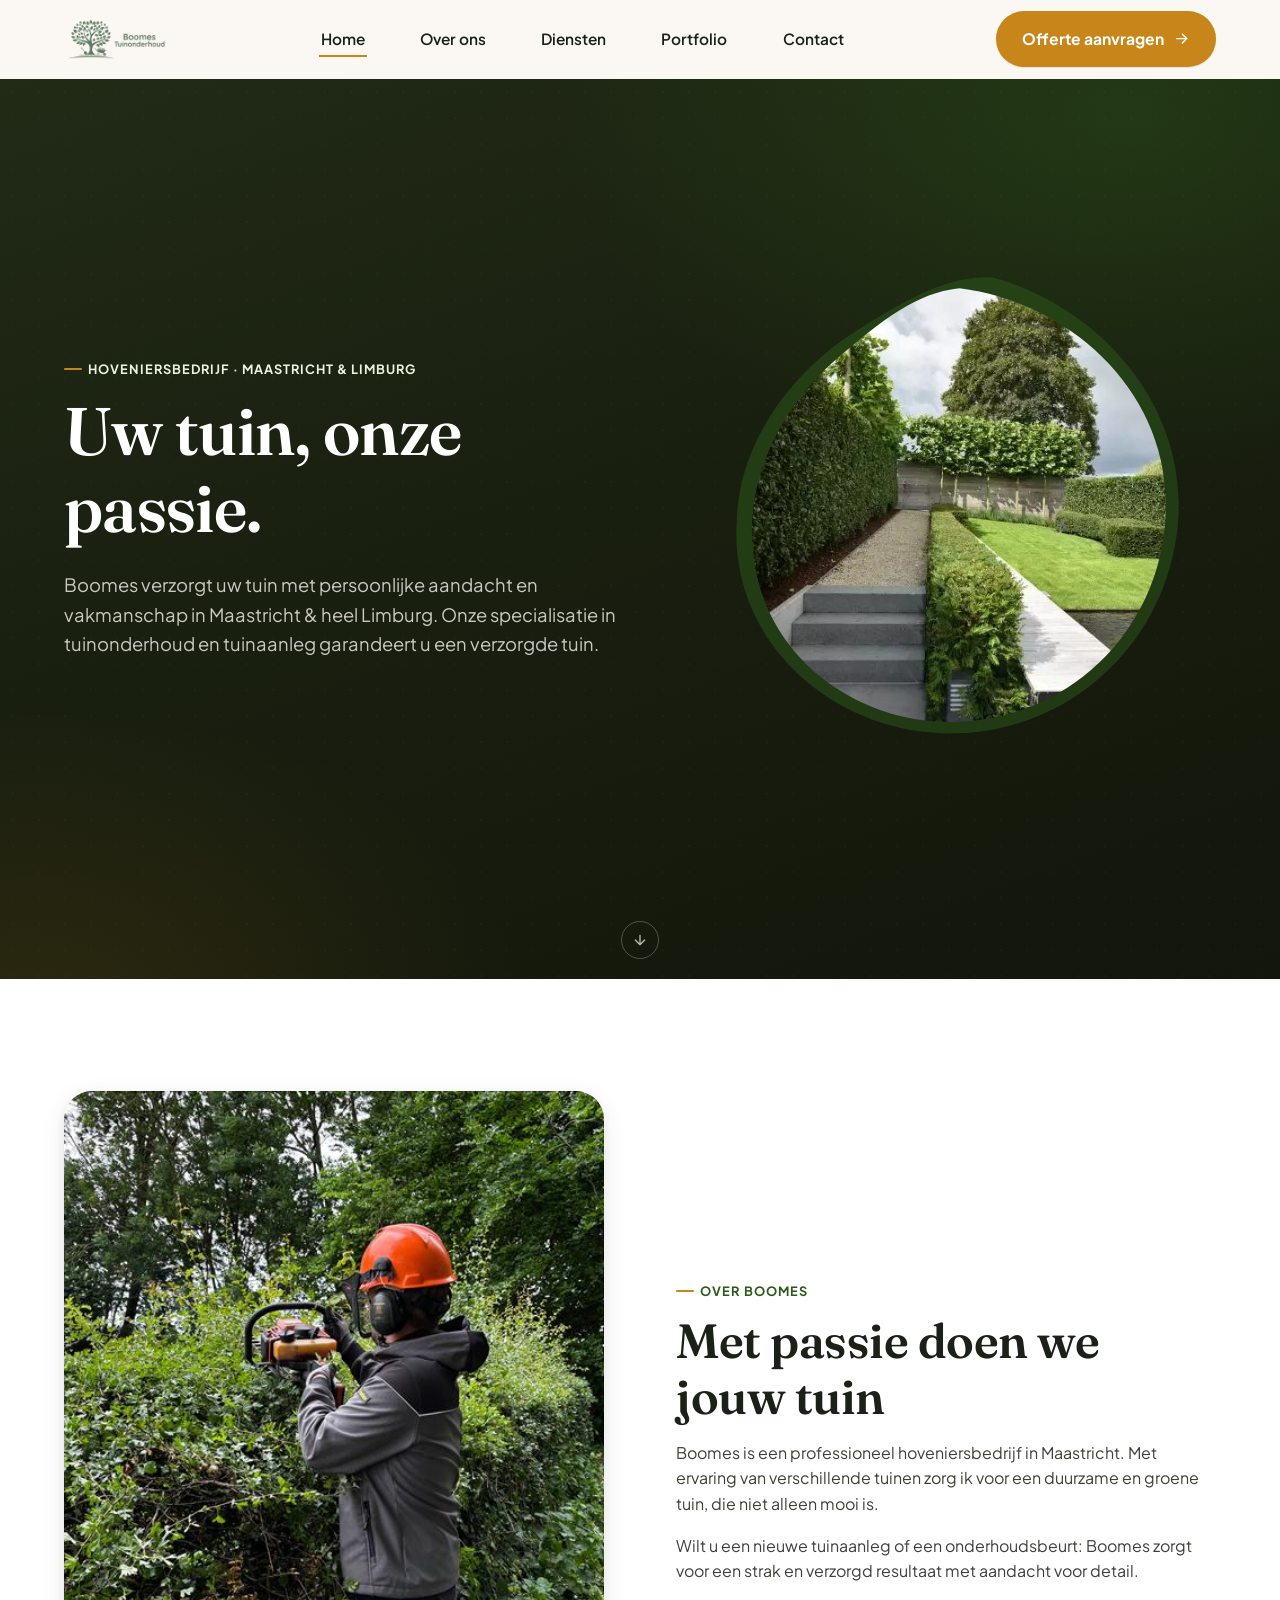
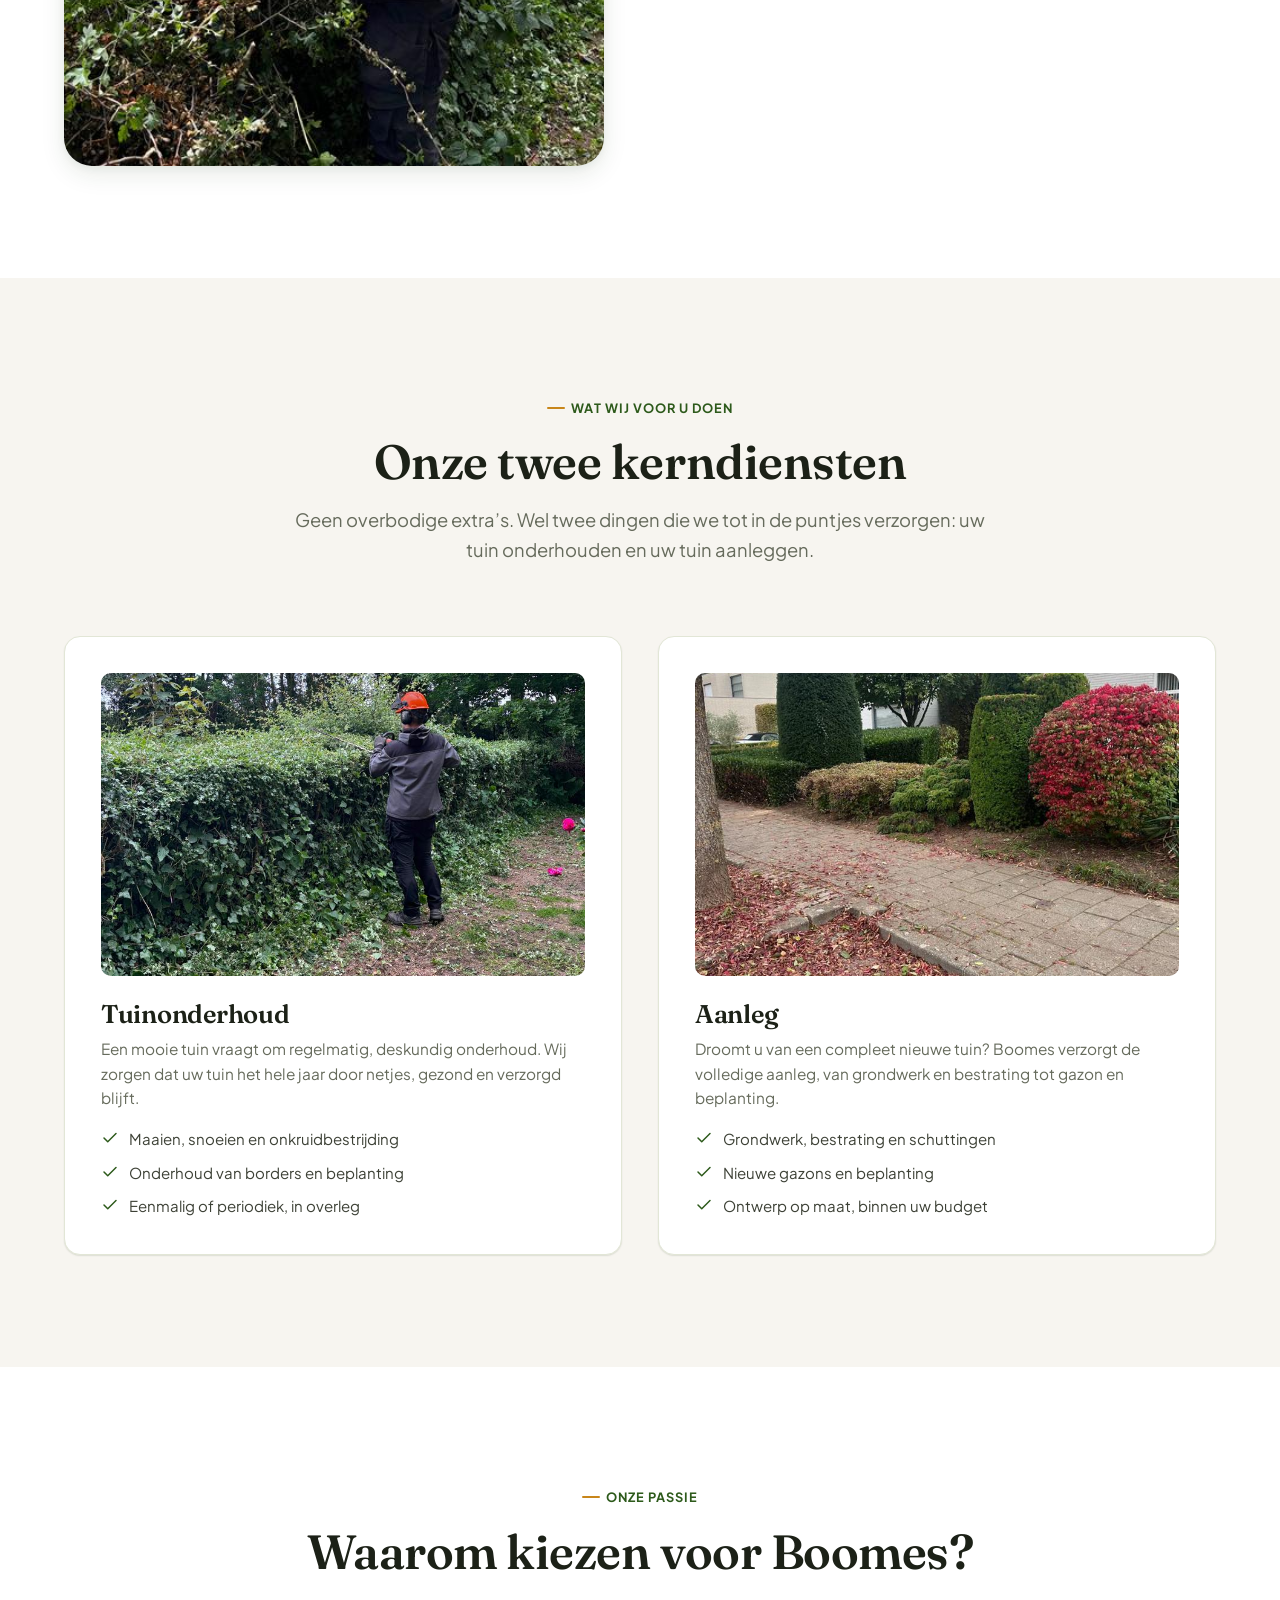
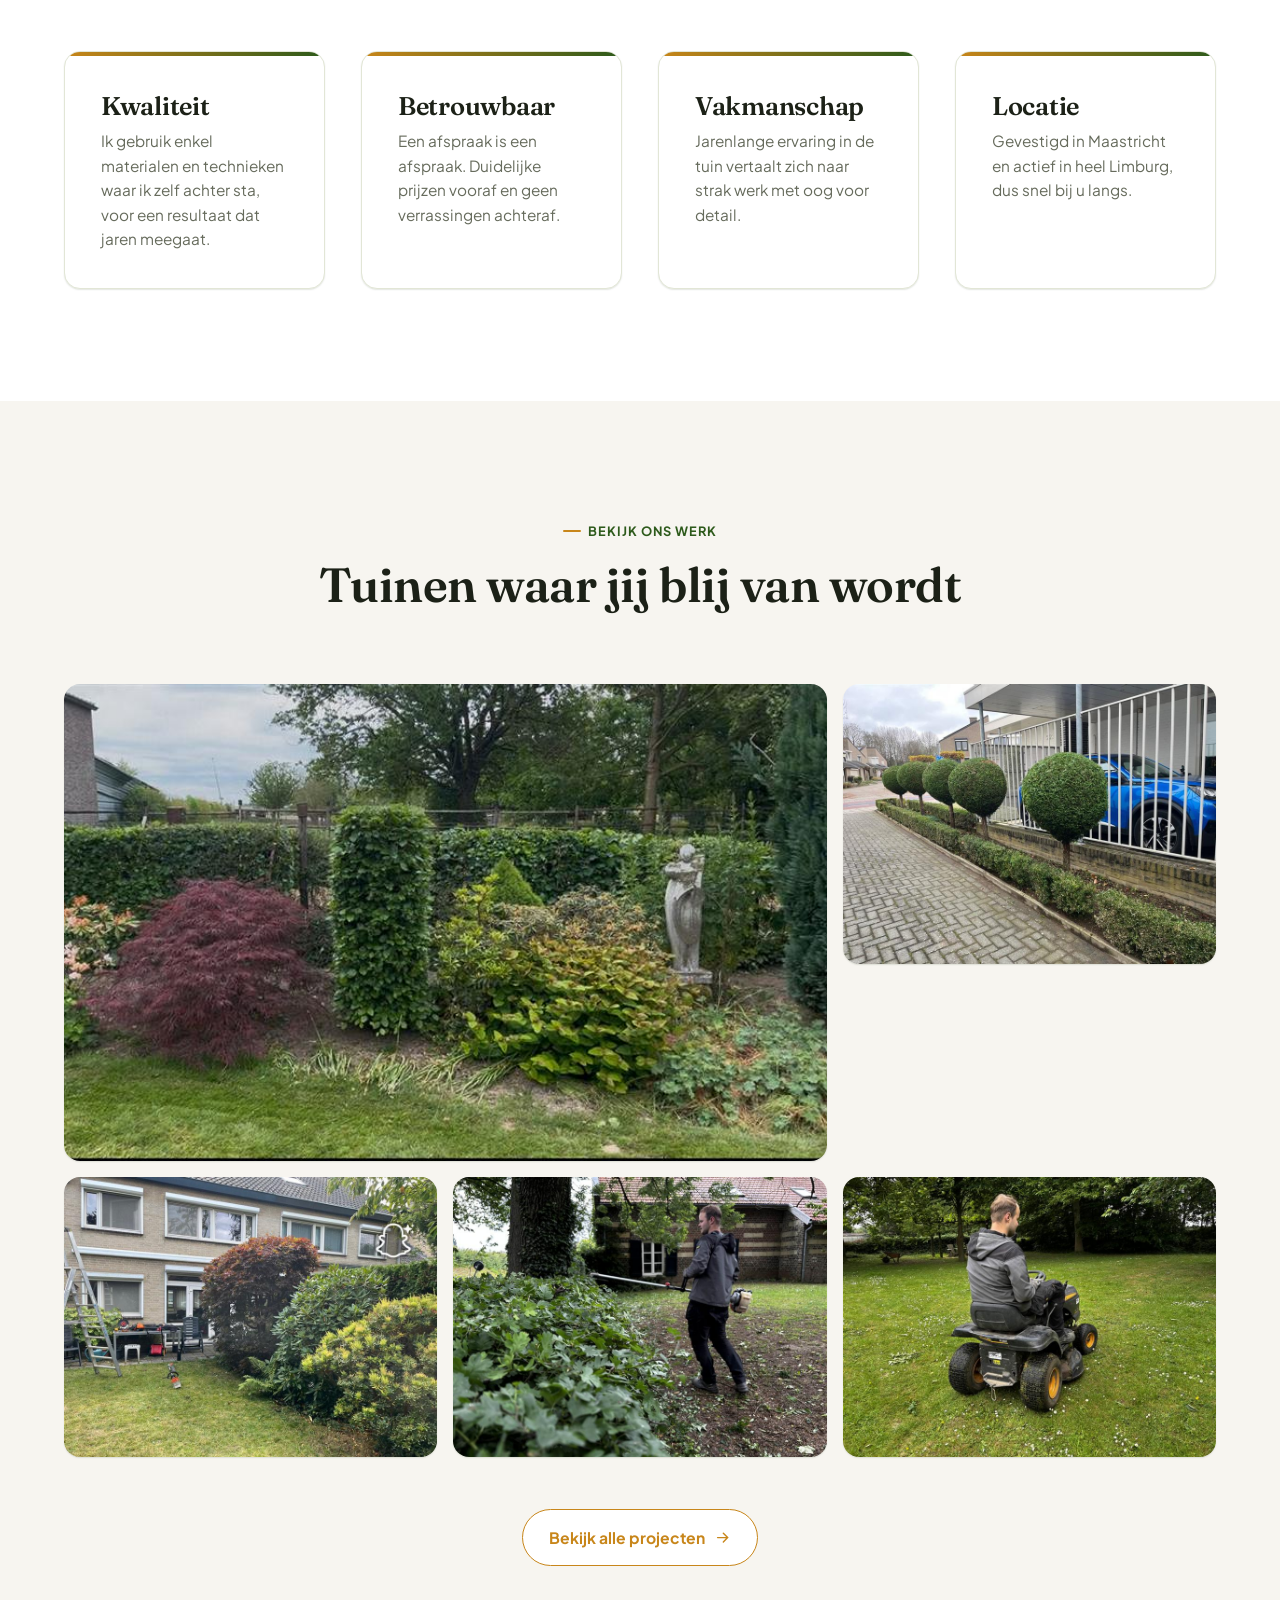
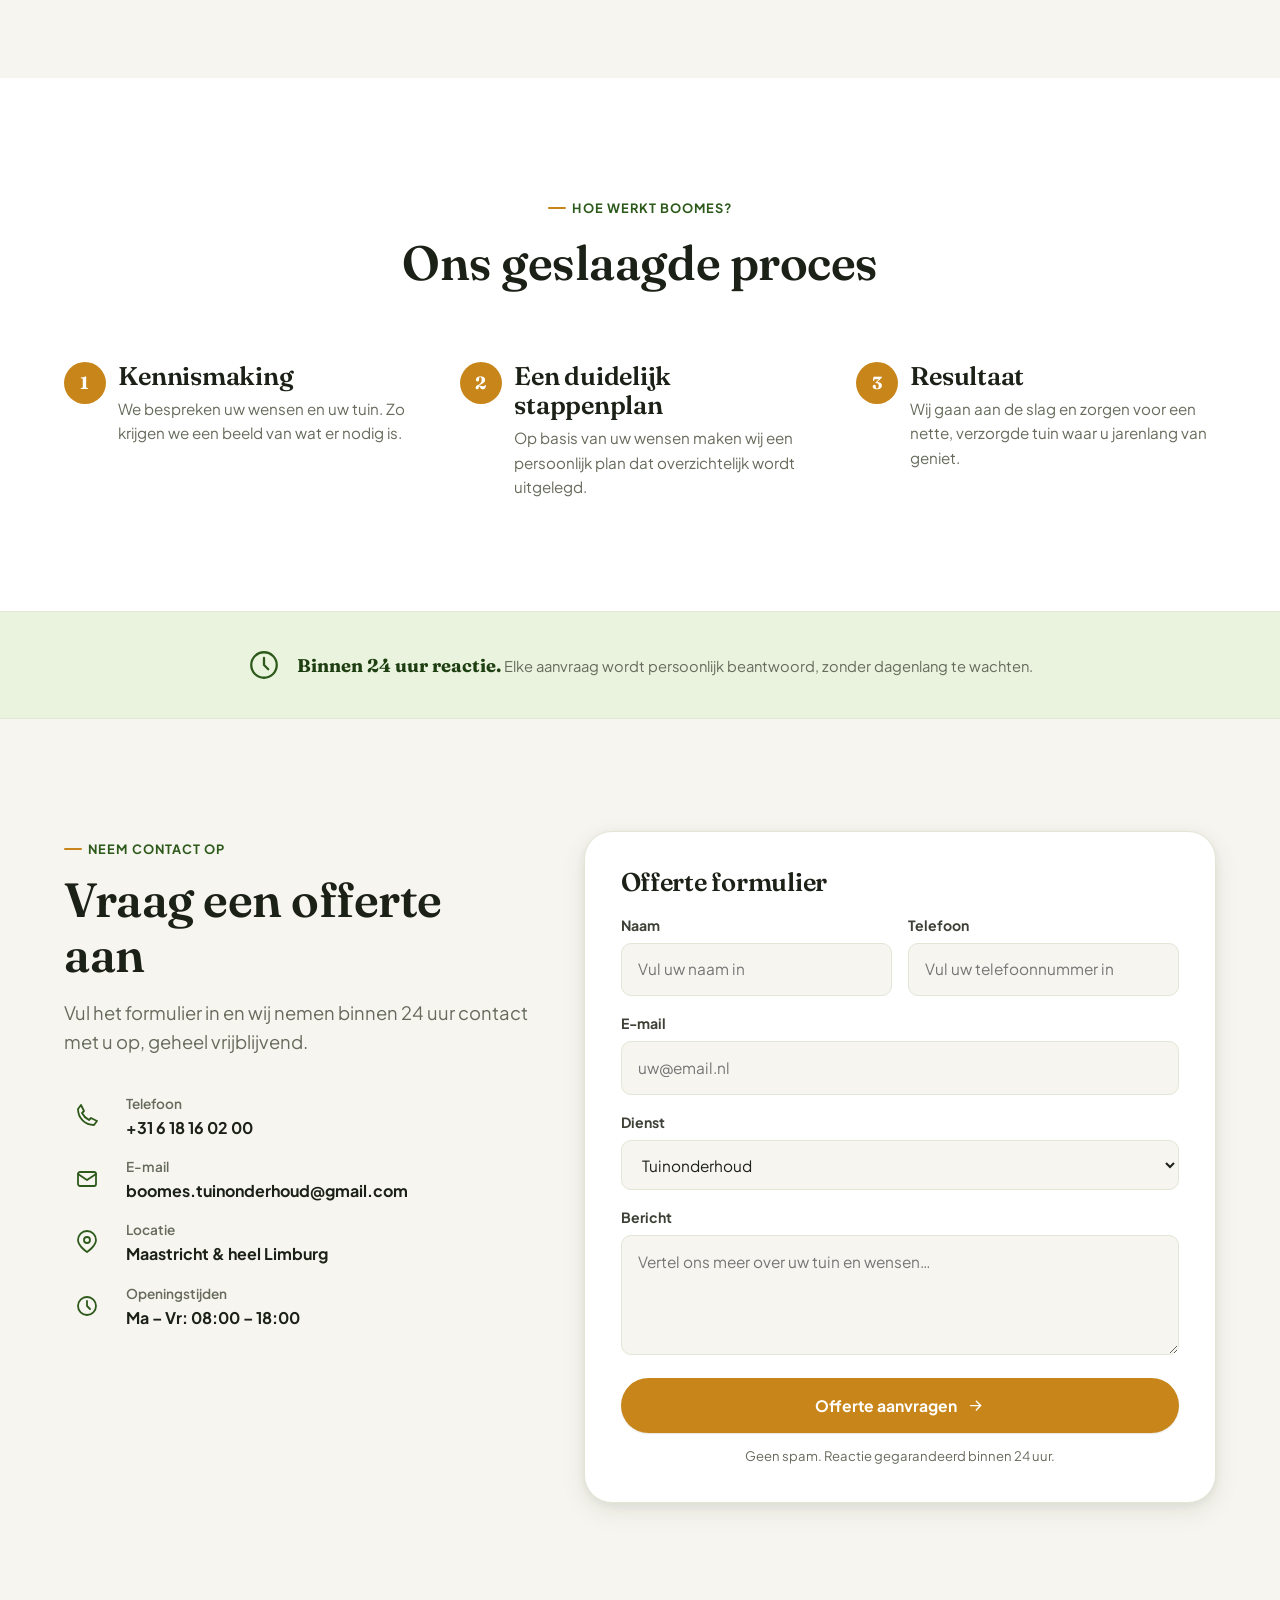
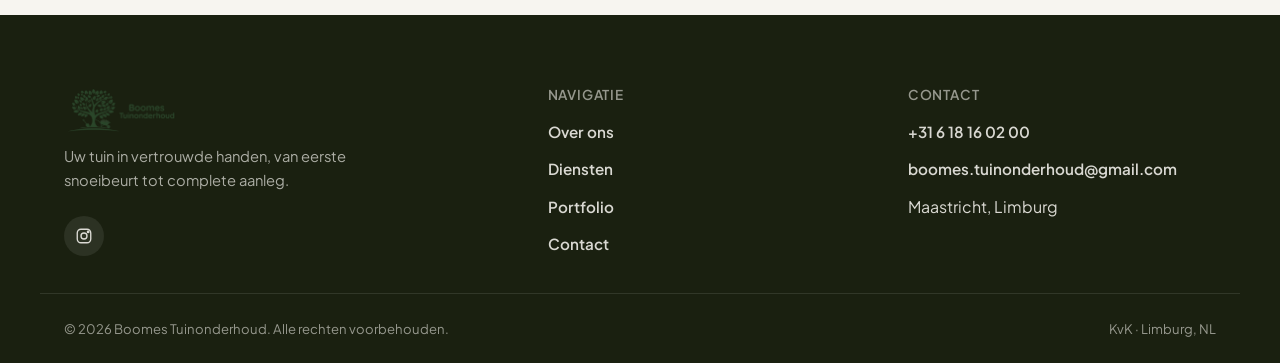
<file: index.html>
<!doctype html>
<html lang="nl">
<head>
<meta charset="UTF-8">
<script>document.documentElement.classList.add("js");</script>
<meta name="viewport" content="width=device-width, initial-scale=1">
<title>Boomes Tuinonderhoud | Hovenier in Maastricht &amp; Limburg</title>
<meta name="description" content="Boomes verzorgt tuinonderhoud en tuinaanleg in Maastricht en heel Limburg. Vakmanschap, persoonlijke aandacht en reactie binnen 24 uur. Vraag vrijblijvend een offerte aan.">
<link rel="canonical" href="https://www.boomestuinonderhoud.nl/">

<meta property="og:type" content="website">
<meta property="og:site_name" content="Boomes Tuinonderhoud">
<meta property="og:title" content="Boomes Tuinonderhoud | Hovenier in Maastricht &amp; Limburg">
<meta property="og:description" content="Tuinonderhoud en tuinaanleg met vakmanschap en persoonlijke aandacht. Bekijk ons werk en vraag een vrijblijvende offerte aan.">
<meta property="og:image" content="https://www.boomestuinonderhoud.nl/assets/images/og-image.jpg">
<meta property="og:url" content="https://www.boomestuinonderhoud.nl/">
<meta name="twitter:card" content="summary_large_image">

<link rel="icon" href="favicon-32.png" sizes="32x32" type="image/png">
<link rel="apple-touch-icon" href="apple-touch-icon.png">
<link rel="preconnect" href="https://fonts.googleapis.com">
<link rel="preconnect" href="https://fonts.gstatic.com" crossorigin>
<link href="https://fonts.googleapis.com/css2?family=Fraunces:opsz,wght@9..144,600;9..144,700&family=Plus+Jakarta+Sans:wght@400;500;600;700&display=swap" rel="stylesheet">
<link rel="stylesheet" href="assets/css/style.css">
<script type="application/ld+json">
{
  "@context": "https://schema.org",
  "@type": "LocalBusiness",
  "name": "Boomes Tuinonderhoud",
  "image": "https://www.boomestuinonderhoud.nl/assets/images/og-image.jpg",
  "telephone": "+31618160200",
  "email": "boomes.tuinonderhoud@gmail.com",
  "areaServed": "Limburg, Nederland",
  "address": { "@type": "PostalAddress", "addressLocality": "Maastricht", "addressRegion": "Limburg", "addressCountry": "NL" },
  "url": "https://www.boomestuinonderhoud.nl/",
  "priceRange": "$$"
}
</script>
</head>
<body>
<a class="skip-link" href="#main">Naar inhoud</a>
<svg width="0" height="0" style="position:absolute">
  <defs>
    <clipPath id="leafClip" clipPathUnits="objectBoundingBox">
      <path d="M0.5,0.02 C0.75,0.05 0.98,0.24 0.98,0.5 C0.98,0.76 0.77,0.97 0.5,0.98 C0.27,0.99 0.04,0.84 0.02,0.6 C0,0.44 0.09,0.28 0.21,0.18 C0.32,0.09 0.4,0.03 0.5,0.02 Z"/>
    </clipPath>
  </defs>
</svg>

<!-- ============ HEADER ============ -->
<header class="site-header" data-site-header>
  <div class="container">
    <a href="index.html" class="brand">
      <img class="brand-logo" src="assets/images/logo-header.png" alt="Boomes Tuinonderhoud" width="460" height="185">
    </a>

    <nav class="nav-desktop" aria-label="Hoofdmenu">
      <ul>
        <li><a href="index.html" aria-current="page">Home</a></li>
        <li><a href="index.html#over-ons">Over ons</a></li>
        <li><a href="index.html#diensten">Diensten</a></li>
        <li><a href="portfolio.html">Portfolio</a></li>
        <li><a href="index.html#contact">Contact</a></li>
      </ul>
    </nav>

    <div class="header-actions">
      <a class="btn btn-primary header-cta" href="index.html#contact">
        Offerte aanvragen
        <svg viewBox="0 0 24 24" fill="none" stroke="currentColor" stroke-width="2" stroke-linecap="round"><path d="M5 12h14M13 6l6 6-6 6"/></svg>
      </a>
      <button class="nav-toggle" data-nav-toggle aria-expanded="false" aria-controls="mobileMenu" aria-label="Menu openen">
        <svg class="icon-open" viewBox="0 0 24 24" fill="none" stroke="currentColor" stroke-width="2" stroke-linecap="round"><path d="M4 7h16M4 12h16M4 17h16"/></svg>
        <svg class="icon-close" viewBox="0 0 24 24" fill="none" stroke="currentColor" stroke-width="2" stroke-linecap="round"><path d="M6 6l12 12M18 6L6 18"/></svg>
      </button>
    </div>
  </div>
</header>

<div class="mobile-menu" id="mobileMenu" data-mobile-menu>
  <div class="container">
    <a href="index.html">Home</a>
    <a href="index.html#over-ons">Over ons</a>
    <a href="index.html#diensten">Diensten</a>
    <a href="portfolio.html">Portfolio</a>
    <a href="index.html#contact">Contact</a>
    <div class="mobile-contact">
      <a href="tel:+31618160200">
        <svg viewBox="0 0 24 24" fill="none" stroke="currentColor" stroke-width="1.8" stroke-linecap="round" stroke-linejoin="round"><path d="M3 5c0 9 7 16 16 16l3-4-6-3-2 2c-3-1.5-5.5-4-7-7l2-2-3-6z"/></svg>
        +31 6 18 16 02 00
      </a>
      <a href="mailto:boomes.tuinonderhoud@gmail.com">
        <svg viewBox="0 0 24 24" fill="none" stroke="currentColor" stroke-width="1.8" stroke-linecap="round" stroke-linejoin="round"><rect x="3" y="5" width="18" height="14" rx="2"/><path d="M3 7l9 6 9-6"/></svg>
        boomes.tuinonderhoud@gmail.com
      </a>
    </div>
  </div>
</div>

<main id="main">

  <!-- ============ HERO ============ -->
  <section class="hero">
    <div class="container">
      <div class="hero-copy">
        <p class="eyebrow">Hoveniersbedrijf &middot; Maastricht &amp; Limburg</p>
        <h1>Uw tuin, onze passie.</h1>
        <p class="lede">Boomes verzorgt uw tuin met persoonlijke aandacht en vakmanschap in Maastricht &amp; heel Limburg. Onze specialisatie in tuinonderhoud en tuinaanleg garandeert u een verzorgde tuin.</p>
      </div>
      <div class="hero-visual">
        <div class="leaf-figure">
          <div class="leaf-bg" aria-hidden="true"></div>
          <img src="assets/images/hero-garden-lg.jpg" srcset="assets/images/hero-garden-sm.jpg 800w, assets/images/hero-garden-lg.jpg 1600w" sizes="(min-width: 900px) 430px, 80vw" alt="Strak aangelegde tuin met border, gazon en zithoek, gerealiseerd door Boomes Tuinonderhoud" width="900" height="945">
        </div>
      </div>
    </div>
    <a class="hero-scroll-cue" href="#over-ons" aria-label="Scroll naar beneden">
      <svg viewBox="0 0 24 24" fill="none" stroke="currentColor" stroke-width="2" stroke-linecap="round" stroke-linejoin="round"><path d="M12 5v14M5 12l7 7 7-7"/></svg>
    </a>
  </section>

  <!-- ============ OVER ONS ============ -->
  <section class="section bg-white" id="over-ons">
    <div class="container split" data-reveal>
      <div class="split-media">
        <img src="assets/images/about-worker-lg.jpg" srcset="assets/images/about-worker-sm.jpg 800w, assets/images/about-worker-lg.jpg 1600w" sizes="(min-width: 860px) 50vw, 100vw" alt="Hovenier van Boomes trimt een hoge haag met een benzine heggenschaar" width="1200" height="1500" loading="lazy">
      </div>
      <div class="split-body">
        <p class="eyebrow">Over Boomes</p>
        <h2>Met passie doen we jouw tuin</h2>
        <p>Boomes is een professioneel hoveniersbedrijf in Maastricht. Met ervaring van verschillende tuinen zorg ik voor een duurzame en groene tuin, die niet alleen mooi is.</p>
        <p>Wilt u een nieuwe tuinaanleg of een onderhoudsbeurt: Boomes zorgt voor een strak en verzorgd resultaat met aandacht voor detail.</p>
      </div>
    </div>
  </section>

  <!-- ============ DIENSTEN (2) ============ -->
  <section class="section bg-cream" id="diensten">
    <div class="container">
      <div class="section-head center" data-reveal>
        <p class="eyebrow">Wat wij voor u doen</p>
        <h2>Onze twee kerndiensten</h2>
        <p class="lede">Geen overbodige extra&rsquo;s. Wel twee dingen die we tot in de puntjes verzorgen: uw tuin onderhouden en uw tuin aanleggen.</p>
      </div>
      <div class="grid-2" data-reveal-group>
        <article class="card service-card">
          <div class="service-photo"><img src="assets/images/onderhoud-lg.jpg" srcset="assets/images/onderhoud-sm.jpg 800w, assets/images/onderhoud-lg.jpg 1600w" sizes="(min-width: 640px) 50vw, 100vw" alt="Hovenier snoeit een haag tijdens periodiek tuinonderhoud" width="1200" height="750" loading="lazy"></div>
          <h3>Tuinonderhoud</h3>
          <p>Een mooie tuin vraagt om regelmatig, deskundig onderhoud. Wij zorgen dat uw tuin het hele jaar door netjes, gezond en verzorgd blijft.</p>
          <ul class="service-list">
            <li><svg viewBox="0 0 24 24" fill="none" stroke="currentColor" stroke-width="2" stroke-linecap="round" stroke-linejoin="round"><path d="M20 6L9 17l-5-5"/></svg>Maaien, snoeien en onkruidbestrijding</li>
            <li><svg viewBox="0 0 24 24" fill="none" stroke="currentColor" stroke-width="2" stroke-linecap="round" stroke-linejoin="round"><path d="M20 6L9 17l-5-5"/></svg>Onderhoud van borders en beplanting</li>
            <li><svg viewBox="0 0 24 24" fill="none" stroke="currentColor" stroke-width="2" stroke-linecap="round" stroke-linejoin="round"><path d="M20 6L9 17l-5-5"/></svg>Eenmalig of periodiek, in overleg</li>
          </ul>
        </article>

        <article class="card service-card">
          <div class="service-photo"><img src="assets/images/aanleg-lg.jpg" srcset="assets/images/aanleg-sm.jpg 800w, assets/images/aanleg-lg.jpg 1600w" sizes="(min-width: 640px) 50vw, 100vw" alt="Aangelegde tuin met bestrating, border en gazon door Boomes" width="1200" height="750" loading="lazy"></div>
          <h3>Aanleg</h3>
          <p>Droomt u van een compleet nieuwe tuin? Boomes verzorgt de volledige aanleg, van grondwerk en bestrating tot gazon en beplanting.</p>
          <ul class="service-list">
            <li><svg viewBox="0 0 24 24" fill="none" stroke="currentColor" stroke-width="2" stroke-linecap="round" stroke-linejoin="round"><path d="M20 6L9 17l-5-5"/></svg>Grondwerk, bestrating en schuttingen</li>
            <li><svg viewBox="0 0 24 24" fill="none" stroke="currentColor" stroke-width="2" stroke-linecap="round" stroke-linejoin="round"><path d="M20 6L9 17l-5-5"/></svg>Nieuwe gazons en beplanting</li>
            <li><svg viewBox="0 0 24 24" fill="none" stroke="currentColor" stroke-width="2" stroke-linecap="round" stroke-linejoin="round"><path d="M20 6L9 17l-5-5"/></svg>Ontwerp op maat, binnen uw budget</li>
          </ul>
        </article>
      </div>
    </div>
  </section>

  <!-- ============ WAAROM BOOMES ============ -->
  <section class="section bg-white">
    <div class="container">
      <div class="section-head center" data-reveal>
        <p class="eyebrow">Onze passie</p>
        <h2>Waarom kiezen voor Boomes?</h2>
      </div>
      <div class="grid-4" data-reveal-group>
        <div class="card feature-card">
          <h3>Kwaliteit</h3>
          <p>Ik gebruik enkel materialen en technieken waar ik zelf achter sta, voor een resultaat dat jaren meegaat.</p>
        </div>
        <div class="card feature-card">
          <h3>Betrouwbaar</h3>
          <p>Een afspraak is een afspraak. Duidelijke prijzen vooraf en geen verrassingen achteraf.</p>
        </div>
        <div class="card feature-card">
          <h3>Vakmanschap</h3>
          <p>Jarenlange ervaring in de tuin vertaalt zich naar strak werk met oog voor detail.</p>
        </div>
        <div class="card feature-card">
          <h3>Locatie</h3>
          <p>Gevestigd in Maastricht en actief in heel Limburg, dus snel bij u langs.</p>
        </div>
      </div>
    </div>
  </section>

  <!-- ============ PORTFOLIO PREVIEW ============ -->
  <section class="section bg-cream">
    <div class="container">
      <div class="section-head center" data-reveal>
        <p class="eyebrow">Bekijk ons werk</p>
        <h2>Tuinen waar jij blij van wordt</h2>
      </div>
      <div class="portfolio-grid" data-reveal-group>
        <a class="portfolio-item" href="portfolio.html"><img src="assets/images/portfolio-1-lg.jpg" srcset="assets/images/portfolio-1-sm.jpg 800w, assets/images/portfolio-1-lg.jpg 1600w" sizes="(min-width:720px) 33vw, 50vw" alt="Border met Japanse esdoorn en heggen, Maastricht" loading="lazy"><span class="cap">Tuinonderhoud in Maastricht</span></a>
        <a class="portfolio-item" href="portfolio.html"><img src="assets/images/portfolio-2-lg.jpg" srcset="assets/images/portfolio-2-sm.jpg 800w, assets/images/portfolio-2-lg.jpg 1600w" sizes="(min-width:720px) 33vw, 50vw" alt="Rij bolvormig gesnoeide bomen langs oprit" loading="lazy"><span class="cap">Snoeiwerk bij een particulier</span></a>
        <a class="portfolio-item" href="portfolio.html"><img src="assets/images/portfolio-3-lg.jpg" srcset="assets/images/portfolio-3-sm.jpg 800w, assets/images/portfolio-3-lg.jpg 1600w" sizes="(min-width:720px) 33vw, 50vw" alt="Achtertuin met verzorgde beplanting" loading="lazy"><span class="cap">Tuinonderhoud bij een particulier</span></a>
        <a class="portfolio-item" href="portfolio.html"><img src="assets/images/portfolio-4-lg.jpg" srcset="assets/images/portfolio-4-sm.jpg 800w, assets/images/portfolio-4-lg.jpg 1600w" sizes="(min-width:720px) 33vw, 50vw" alt="Hovenier met takkenschaar bij boerderij" loading="lazy"><span class="cap">Snoeiwerk in Limburg</span></a>
        <a class="portfolio-item" href="portfolio.html"><img src="assets/images/portfolio-5-lg.jpg" srcset="assets/images/portfolio-5-sm.jpg 800w, assets/images/portfolio-5-lg.jpg 1600w" sizes="(min-width:720px) 33vw, 50vw" alt="Gazononderhoud met zitmaaier" loading="lazy"><span class="cap">Gazononderhoud</span></a>
      </div>
      <div class="portfolio-cta">
        <a class="btn btn-outline" href="portfolio.html">
          Bekijk alle projecten
          <svg viewBox="0 0 24 24" fill="none" stroke="currentColor" stroke-width="2" stroke-linecap="round"><path d="M5 12h14M13 6l6 6-6 6"/></svg>
        </a>
      </div>
    </div>
  </section>

  <!-- ============ PROCES ============ -->
  <section class="section bg-white">
    <div class="container">
      <div class="section-head center" data-reveal>
        <p class="eyebrow">Hoe werkt Boomes?</p>
        <h2>Ons geslaagde proces</h2>
      </div>
      <div class="process-list" data-reveal-group>
        <div class="process-item">
          <h3>Kennismaking</h3>
          <p>We bespreken uw wensen en uw tuin. Zo krijgen we een beeld van wat er nodig is.</p>
        </div>
        <div class="process-item">
          <h3>Een duidelijk stappenplan</h3>
          <p>Op basis van uw wensen maken wij een persoonlijk plan dat overzichtelijk wordt uitgelegd.</p>
        </div>
        <div class="process-item">
          <h3>Resultaat</h3>
          <p>Wij gaan aan de slag en zorgen voor een nette, verzorgde tuin waar u jarenlang van geniet.</p>
        </div>
      </div>
    </div>
  </section>

  <!-- ============ RESPONSE TIME PROMISE ============ -->
  <div class="promise-band">
    <div class="container promise-inner">
      <svg viewBox="0 0 24 24" fill="none" stroke="currentColor" stroke-width="1.6" stroke-linecap="round" stroke-linejoin="round"><circle cx="12" cy="12" r="9"/><path d="M12 7v5l3 3"/></svg>
      <div>
        <strong>Binnen 24 uur reactie.</strong>
        <span> Elke aanvraag wordt persoonlijk beantwoord, zonder dagenlang te wachten.</span>
      </div>
    </div>
  </div>

  <!-- ============ CONTACT ============ -->
  <section class="section bg-cream" id="contact">
    <div class="container contact-wrap">
      <div data-reveal>
        <p class="eyebrow">Neem contact op</p>
        <h2>Vraag een offerte aan</h2>
        <p class="lede">Vul het formulier in en wij nemen binnen 24 uur contact met u op, geheel vrijblijvend.</p>
        <div class="contact-info-list">
          <div class="contact-info-item">
            <div class="ico"><svg viewBox="0 0 24 24" fill="none" stroke="currentColor" stroke-width="1.8" stroke-linecap="round" stroke-linejoin="round"><path d="M3 5c0 9 7 16 16 16l3-4-6-3-2 2c-3-1.5-5.5-4-7-7l2-2-3-6z"/></svg></div>
            <div><strong>Telefoon</strong><a href="tel:+31618160200">+31 6 18 16 02 00</a></div>
          </div>
          <div class="contact-info-item">
            <div class="ico"><svg viewBox="0 0 24 24" fill="none" stroke="currentColor" stroke-width="1.8" stroke-linecap="round" stroke-linejoin="round"><rect x="3" y="5" width="18" height="14" rx="2"/><path d="M3 7l9 6 9-6"/></svg></div>
            <div><strong>E-mail</strong><a href="mailto:boomes.tuinonderhoud@gmail.com">boomes.tuinonderhoud@gmail.com</a></div>
          </div>
          <div class="contact-info-item">
            <div class="ico"><svg viewBox="0 0 24 24" fill="none" stroke="currentColor" stroke-width="1.8" stroke-linecap="round" stroke-linejoin="round"><path d="M21 10c0 6-9 12-9 12s-9-6-9-12a9 9 0 0118 0z"/><circle cx="12" cy="10" r="3"/></svg></div>
            <div><strong>Locatie</strong><span class="val">Maastricht &amp; heel Limburg</span></div>
          </div>
          <div class="contact-info-item">
            <div class="ico"><svg viewBox="0 0 24 24" fill="none" stroke="currentColor" stroke-width="1.8" stroke-linecap="round" stroke-linejoin="round"><circle cx="12" cy="12" r="9"/><path d="M12 7v5l3 3"/></svg></div>
            <div><strong>Openingstijden</strong><span class="val">Ma &ndash; Vr: 08:00 &ndash; 18:00</span></div>
          </div>
        </div>
      </div>

      <div class="form-card" data-reveal>
        <h3>Offerte formulier</h3>
        <form data-quote-form>
          <div class="form-row cols-2">
            <div class="field"><label for="naam">Naam</label><input id="naam" name="naam" type="text" required autocomplete="name" placeholder="Vul uw naam in"></div>
            <div class="field"><label for="telefoon">Telefoon</label><input id="telefoon" name="telefoon" type="tel" required autocomplete="tel" placeholder="Vul uw telefoonnummer in"></div>
          </div>
          <div class="form-row">
            <div class="field"><label for="email">E-mail</label><input id="email" name="email" type="email" required autocomplete="email" placeholder="uw@email.nl"></div>
          </div>
          <div class="form-row">
            <div class="field">
              <label for="dienst">Dienst</label>
              <select id="dienst" name="dienst">
                <option>Tuinonderhoud</option>
                <option>Aanleg</option>
                <option>Anders / weet ik nog niet</option>
              </select>
            </div>
          </div>
          <div class="form-row">
            <div class="field"><label for="bericht">Bericht</label><textarea id="bericht" name="bericht" placeholder="Vertel ons meer over uw tuin en wensen&hellip;"></textarea></div>
          </div>
          <button class="btn btn-primary btn-block" type="submit">
            Offerte aanvragen
            <svg viewBox="0 0 24 24" fill="none" stroke="currentColor" stroke-width="2" stroke-linecap="round"><path d="M5 12h14M13 6l6 6-6 6"/></svg>
          </button>
          <p class="form-note" data-form-status hidden></p>
          <p class="form-note">Geen spam. Reactie gegarandeerd binnen 24 uur.</p>
        </form>
      </div>
    </div>
  </section>

</main>

<!-- ============ FOOTER ============ -->
<footer class="site-footer">
  <div class="container footer-grid">
    <div class="footer-brand">
      <a href="index.html" class="brand">
        <img class="brand-logo" src="assets/images/logo-footer.png" alt="Boomes Tuinonderhoud" width="460" height="185">
      </a>
      <p>Uw tuin in vertrouwde handen, van eerste snoeibeurt tot complete aanleg.</p>
      <div class="footer-social">
        <a href="https://instagram.com" aria-label="Boomes op Instagram" target="_blank" rel="noopener"><svg viewBox="0 0 24 24" fill="none" stroke="currentColor" stroke-width="1.8"><rect x="3" y="3" width="18" height="18" rx="5"/><circle cx="12" cy="12" r="4"/><circle cx="17.5" cy="6.5" r="1"/></svg></a>
      </div>
    </div>
    <div class="footer-col">
      <h4>Navigatie</h4>
      <ul>
        <li><a href="index.html#over-ons">Over ons</a></li>
        <li><a href="index.html#diensten">Diensten</a></li>
        <li><a href="portfolio.html">Portfolio</a></li>
        <li><a href="index.html#contact">Contact</a></li>
      </ul>
    </div>
    <div class="footer-col">
      <h4>Contact</h4>
      <ul>
        <li><a href="tel:+31618160200">+31 6 18 16 02 00</a></li>
        <li><a href="mailto:boomes.tuinonderhoud@gmail.com">boomes.tuinonderhoud@gmail.com</a></li>
        <li><span>Maastricht, Limburg</span></li>
      </ul>
    </div>
  </div>
  <div class="container footer-bottom">
    <span>&copy; <span data-year>2026</span> Boomes Tuinonderhoud. Alle rechten voorbehouden.</span>
    <span>KvK &middot; Limburg, NL</span>
  </div>
</footer>

<div class="mobile-cta-bar" data-mobile-cta>
  <a href="tel:+31618160200"><span class="btn btn-outline">
    <svg viewBox="0 0 24 24" fill="none" stroke="currentColor" stroke-width="1.8" stroke-linecap="round" stroke-linejoin="round"><path d="M3 5c0 9 7 16 16 16l3-4-6-3-2 2c-3-1.5-5.5-4-7-7l2-2-3-6z"/></svg>
    Bel nu
  </span></a>
  <a href="index.html#contact"><span class="btn btn-primary">Offerte aanvragen</span></a>
</div>

<script src="assets/js/main.js"></script>
</body>
</html>
</file>
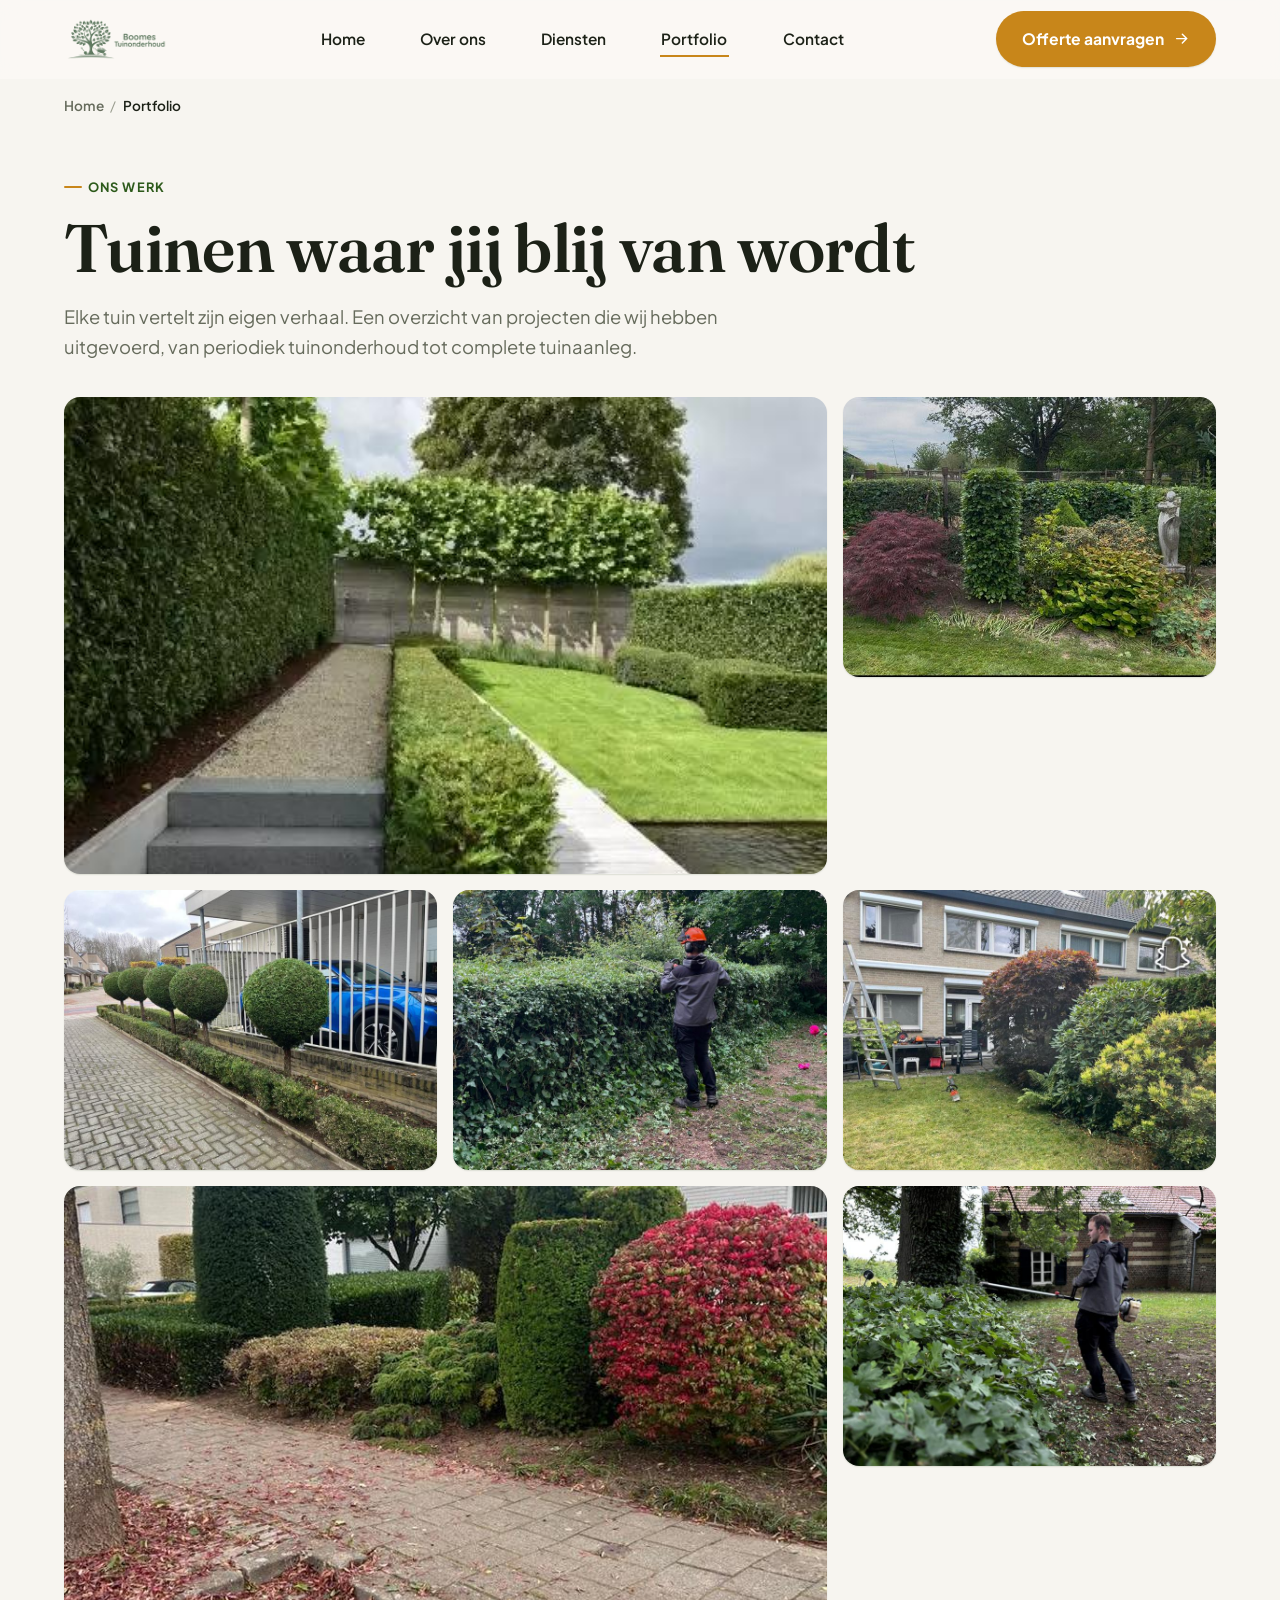
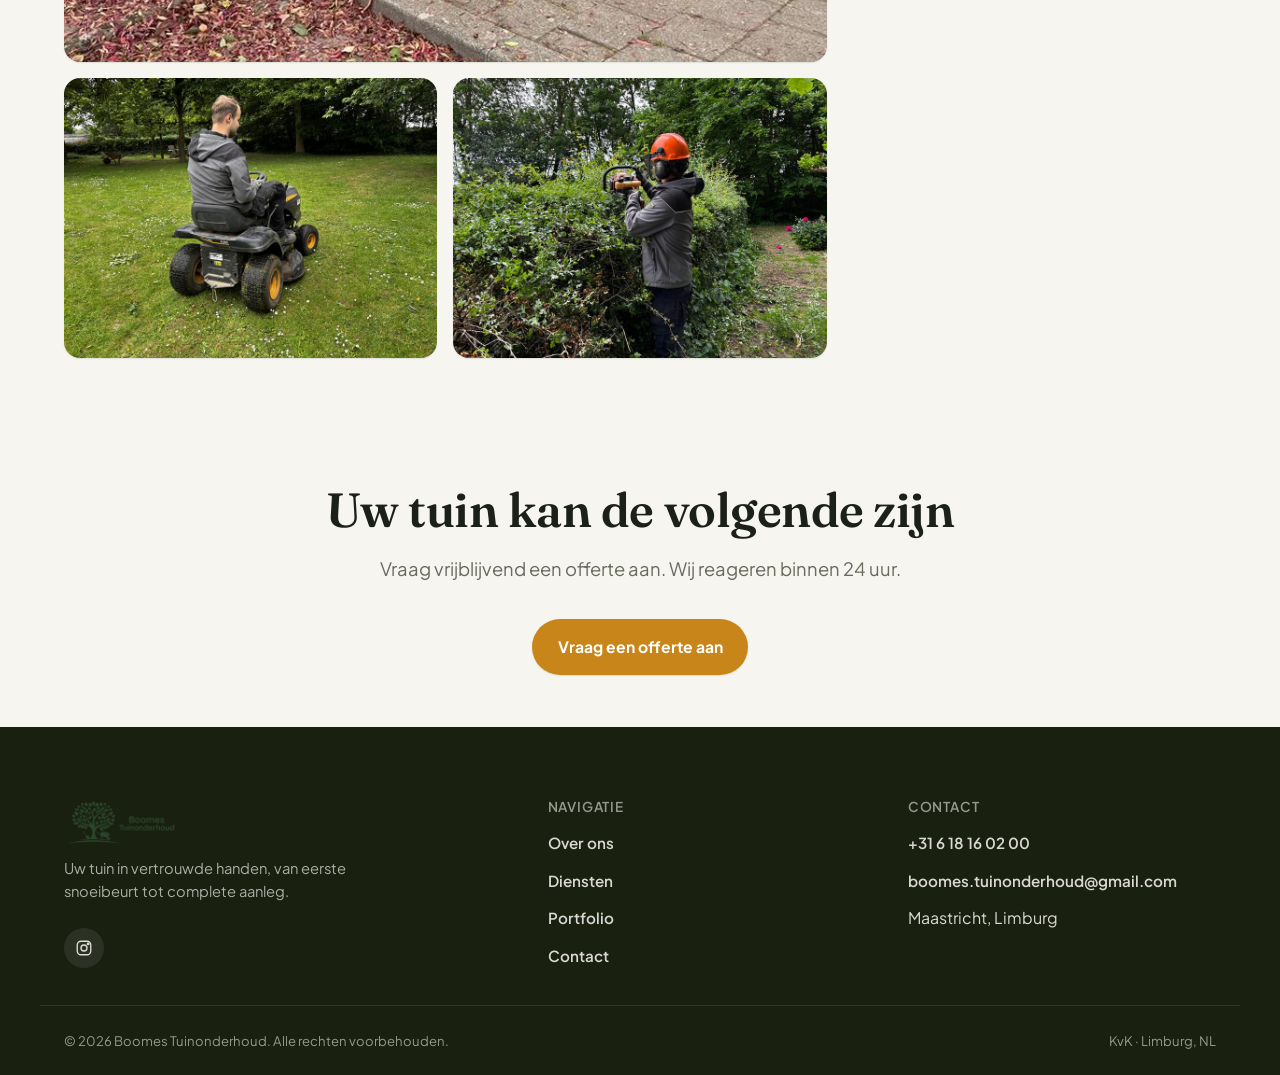
<file: portfolio.html>
<!doctype html>
<html lang="nl">
<head>
<meta charset="UTF-8">
<script>document.documentElement.classList.add("js");</script>
<meta name="viewport" content="width=device-width, initial-scale=1">
<title>Portfolio | Projecten van Boomes Tuinonderhoud</title>
<meta name="description" content="Bekijk een overzicht van tuinonderhoud- en aanlegprojecten die Boomes heeft uitgevoerd in Maastricht en omstreken. Echte tuinen, echt vakwerk.">
<link rel="canonical" href="https://www.boomestuinonderhoud.nl/portfolio.html">

<meta property="og:type" content="website">
<meta property="og:site_name" content="Boomes Tuinonderhoud">
<meta property="og:title" content="Portfolio | Projecten van Boomes Tuinonderhoud">
<meta property="og:description" content="Echte tuinen, echt vakwerk. Bekijk projecten van Boomes in Maastricht en Limburg.">
<meta property="og:image" content="https://www.boomestuinonderhoud.nl/assets/images/og-image.jpg">
<meta property="og:url" content="https://www.boomestuinonderhoud.nl/portfolio.html">
<meta name="twitter:card" content="summary_large_image">

<link rel="icon" href="favicon-32.png" sizes="32x32" type="image/png">
<link rel="apple-touch-icon" href="apple-touch-icon.png">
<link rel="preconnect" href="https://fonts.googleapis.com">
<link rel="preconnect" href="https://fonts.gstatic.com" crossorigin>
<link href="https://fonts.googleapis.com/css2?family=Fraunces:opsz,wght@9..144,600;9..144,700&family=Plus+Jakarta+Sans:wght@400;500;600;700&display=swap" rel="stylesheet">
<link rel="stylesheet" href="assets/css/style.css">
</head>
<body>
<a class="skip-link" href="#main">Naar inhoud</a>

<header class="site-header" data-site-header>
  <div class="container">
    <a href="index.html" class="brand">
      <img class="brand-logo" src="assets/images/logo-header.png" alt="Boomes Tuinonderhoud" width="460" height="185">
    </a>
    <nav class="nav-desktop" aria-label="Hoofdmenu">
      <ul>
        <li><a href="index.html">Home</a></li>
        <li><a href="index.html#over-ons">Over ons</a></li>
        <li><a href="index.html#diensten">Diensten</a></li>
        <li><a href="portfolio.html" aria-current="page">Portfolio</a></li>
        <li><a href="index.html#contact">Contact</a></li>
      </ul>
    </nav>
    <div class="header-actions">
      <a class="btn btn-primary header-cta" href="index.html#contact">Offerte aanvragen
        <svg viewBox="0 0 24 24" fill="none" stroke="currentColor" stroke-width="2" stroke-linecap="round"><path d="M5 12h14M13 6l6 6-6 6"/></svg>
      </a>
      <button class="nav-toggle" data-nav-toggle aria-expanded="false" aria-controls="mobileMenu" aria-label="Menu openen">
        <svg class="icon-open" viewBox="0 0 24 24" fill="none" stroke="currentColor" stroke-width="2" stroke-linecap="round"><path d="M4 7h16M4 12h16M4 17h16"/></svg>
        <svg class="icon-close" viewBox="0 0 24 24" fill="none" stroke="currentColor" stroke-width="2" stroke-linecap="round"><path d="M6 6l12 12M18 6L6 18"/></svg>
      </button>
    </div>
  </div>
</header>

<div class="mobile-menu" id="mobileMenu" data-mobile-menu>
  <div class="container">
    <a href="index.html">Home</a>
    <a href="index.html#over-ons">Over ons</a>
    <a href="index.html#diensten">Diensten</a>
    <a href="portfolio.html">Portfolio</a>
    <a href="index.html#contact">Contact</a>
    <div class="mobile-contact">
      <a href="tel:+31618160200"><svg viewBox="0 0 24 24" fill="none" stroke="currentColor" stroke-width="1.8" stroke-linecap="round" stroke-linejoin="round"><path d="M3 5c0 9 7 16 16 16l3-4-6-3-2 2c-3-1.5-5.5-4-7-7l2-2-3-6z"/></svg>+31 6 18 16 02 00</a>
      <a href="mailto:boomes.tuinonderhoud@gmail.com"><svg viewBox="0 0 24 24" fill="none" stroke="currentColor" stroke-width="1.8" stroke-linecap="round" stroke-linejoin="round"><rect x="3" y="5" width="18" height="14" rx="2"/><path d="M3 7l9 6 9-6"/></svg>boomes.tuinonderhoud@gmail.com</a>
    </div>
  </div>
</div>

<main id="main">
  <nav class="breadcrumbs container" aria-label="Kruimelpad">
    <ol>
      <li><a href="index.html">Home</a></li>
      <li class="sep">/</li>
      <li aria-current="page">Portfolio</li>
    </ol>
  </nav>

  <section class="portfolio-hero">
    <div class="container">
      <div class="section-head portfolio-hero-head" data-reveal>
        <p class="eyebrow">Ons werk</p>
        <h1>Tuinen waar jij blij van wordt</h1>
        <p class="lede">Elke tuin vertelt zijn eigen verhaal. Een overzicht van projecten die wij hebben uitgevoerd, van periodiek tuinonderhoud tot complete tuinaanleg.</p>
      </div>
      <div class="portfolio-grid" data-reveal-group>
        <a class="portfolio-item" href="index.html#contact"><img src="assets/images/hero-garden-lg.jpg" srcset="assets/images/hero-garden-sm.jpg 800w, assets/images/hero-garden-lg.jpg 1600w" sizes="(min-width:720px) 33vw, 50vw" alt="Aangelegde tuin met bestrating, trap en border" loading="lazy"><span class="cap">Aanleg in Maastricht</span></a>
        <a class="portfolio-item" href="index.html#contact"><img src="assets/images/portfolio-1-lg.jpg" srcset="assets/images/portfolio-1-sm.jpg 800w, assets/images/portfolio-1-lg.jpg 1600w" sizes="(min-width:720px) 33vw, 50vw" alt="Border met Japanse esdoorn en heggen" loading="lazy"><span class="cap">Tuinonderhoud bij een particulier</span></a>
        <a class="portfolio-item" href="index.html#contact"><img src="assets/images/portfolio-2-lg.jpg" srcset="assets/images/portfolio-2-sm.jpg 800w, assets/images/portfolio-2-lg.jpg 1600w" sizes="(min-width:720px) 33vw, 50vw" alt="Rij bolvormig gesnoeide bomen langs oprit" loading="lazy"><span class="cap">Snoeiwerk bij een particulier</span></a>
        <a class="portfolio-item" href="index.html#contact"><img src="assets/images/onderhoud-lg.jpg" srcset="assets/images/onderhoud-sm.jpg 800w, assets/images/onderhoud-lg.jpg 1600w" sizes="(min-width:720px) 33vw, 50vw" alt="Hovenier snoeit haag bij brikken woning" loading="lazy"><span class="cap">Tuinonderhoud in Limburg</span></a>
        <a class="portfolio-item" href="index.html#contact"><img src="assets/images/portfolio-3-lg.jpg" srcset="assets/images/portfolio-3-sm.jpg 800w, assets/images/portfolio-3-lg.jpg 1600w" sizes="(min-width:720px) 33vw, 50vw" alt="Achtertuin met verzorgde beplanting en gazon" loading="lazy"><span class="cap">Tuinonderhoud bij een particulier</span></a>
        <a class="portfolio-item" href="index.html#contact"><img src="assets/images/aanleg-lg.jpg" srcset="assets/images/aanleg-sm.jpg 800w, assets/images/aanleg-lg.jpg 1600w" sizes="(min-width:720px) 33vw, 50vw" alt="Tuinpad met topiary en herfstbladeren" loading="lazy"><span class="cap">Aanleg bij een particulier</span></a>
        <a class="portfolio-item" href="index.html#contact"><img src="assets/images/portfolio-4-lg.jpg" srcset="assets/images/portfolio-4-sm.jpg 800w, assets/images/portfolio-4-lg.jpg 1600w" sizes="(min-width:720px) 33vw, 50vw" alt="Hovenier met steel-heggenschaar bij boerderij" loading="lazy"><span class="cap">Snoeiwerk in Limburg</span></a>
        <a class="portfolio-item" href="index.html#contact"><img src="assets/images/portfolio-5-lg.jpg" srcset="assets/images/portfolio-5-sm.jpg 800w, assets/images/portfolio-5-lg.jpg 1600w" sizes="(min-width:720px) 33vw, 50vw" alt="Gazononderhoud met zitmaaier" loading="lazy"><span class="cap">Gazononderhoud</span></a>
        <a class="portfolio-item" href="index.html#contact"><img src="assets/images/about-worker-lg.jpg" srcset="assets/images/about-worker-sm.jpg 800w, assets/images/about-worker-lg.jpg 1600w" sizes="(min-width:720px) 33vw, 50vw" alt="Hovenier van Boomes aan het werk in een tuin" loading="lazy"><span class="cap">Tuinonderhoud in Maastricht</span></a>
      </div>
    </div>
  </section>

  <section class="cta-band section-tight">
    <div class="container" data-reveal>
      <h2>Uw tuin kan de volgende zijn</h2>
      <p class="lede">Vraag vrijblijvend een offerte aan. Wij reageren binnen 24 uur.</p>
      <div class="actions">
        <a class="btn btn-primary" href="index.html#contact">Vraag een offerte aan</a>
      </div>
    </div>
  </section>
</main>

<footer class="site-footer">
  <div class="container footer-grid">
    <div class="footer-brand">
      <a href="index.html" class="brand">
        <img class="brand-logo" src="assets/images/logo-footer.png" alt="Boomes Tuinonderhoud" width="460" height="185">
      </a>
      <p>Uw tuin in vertrouwde handen, van eerste snoeibeurt tot complete aanleg.</p>
      <div class="footer-social">
        <a href="https://instagram.com" aria-label="Boomes op Instagram" target="_blank" rel="noopener"><svg viewBox="0 0 24 24" fill="none" stroke="currentColor" stroke-width="1.8"><rect x="3" y="3" width="18" height="18" rx="5"/><circle cx="12" cy="12" r="4"/><circle cx="17.5" cy="6.5" r="1"/></svg></a>
      </div>
    </div>
    <div class="footer-col">
      <h4>Navigatie</h4>
      <ul>
        <li><a href="index.html#over-ons">Over ons</a></li>
        <li><a href="index.html#diensten">Diensten</a></li>
        <li><a href="portfolio.html">Portfolio</a></li>
        <li><a href="index.html#contact">Contact</a></li>
      </ul>
    </div>
    <div class="footer-col">
      <h4>Contact</h4>
      <ul>
        <li><a href="tel:+31618160200">+31 6 18 16 02 00</a></li>
        <li><a href="mailto:boomes.tuinonderhoud@gmail.com">boomes.tuinonderhoud@gmail.com</a></li>
        <li><span>Maastricht, Limburg</span></li>
      </ul>
    </div>
  </div>
  <div class="container footer-bottom">
    <span>&copy; <span data-year>2026</span> Boomes Tuinonderhoud. Alle rechten voorbehouden.</span>
    <span>KvK &middot; Limburg, NL</span>
  </div>
</footer>

<div class="mobile-cta-bar" data-mobile-cta>
  <a href="tel:+31618160200"><span class="btn btn-outline"><svg viewBox="0 0 24 24" fill="none" stroke="currentColor" stroke-width="1.8" stroke-linecap="round" stroke-linejoin="round"><path d="M3 5c0 9 7 16 16 16l3-4-6-3-2 2c-3-1.5-5.5-4-7-7l2-2-3-6z"/></svg>Bel nu</span></a>
  <a href="index.html#contact"><span class="btn btn-primary">Offerte aanvragen</span></a>
</div>

<script src="assets/js/main.js"></script>
</body>
</html>
</file>
<file: assets/css/style.css>
/* ==========================================================================
   Boomes Tuinonderhoud — Design System
   Mobile-first. Base styles = mobile; min-width media queries layer up.
   ========================================================================== */

/*
  Color hierarchy (kept deliberately small, one job per color):
  — Neutrals (~60%): white / cream / ink shades — carry all backgrounds & text.
  — Green   (~30%): primary / primary-dark / deep / light — brand identity.
                     Logo, hero, footer, decorative icons, checkmarks. "This is Boomes."
  — Gold    (~10%): the ONLY interactive/action color, plus the eyebrow dash
                     (a deliberate brand signature). Primary buttons, active nav
                     state, hovers, process-step markers. "Do this."
*/
:root {
  /* Color tokens (brand) */
  --primary: #2d5a1b;
  --primary-dark: #1e3f11;
  --deep: #1a2010;
  --gold: #c8861a;
  --gold-dark: #a8710f;
  --light: #eaf3de;

  /* Neutrals */
  --cream-50: #f7f5f0;
  --ink-900: #1c2117;
  --ink-700: #3d4136;
  --ink-500: #666b5c;
  --ink-300: #9a9d8f;
  --line-200: #e2e6d6;
  --white: #ffffff;

  /* Typography */
  --font-display: "Fraunces", "Iowan Old Style", Georgia, serif;
  --font-body: "Plus Jakarta Sans", -apple-system, BlinkMacSystemFont, "Segoe UI", sans-serif;

  /* Spacing scale */
  --space-1: 0.25rem;
  --space-2: 0.5rem;
  --space-3: 0.75rem;
  --space-4: 1rem;
  --space-5: 1.5rem;
  --space-6: 2.25rem;
  --space-7: 3.25rem;
  --space-8: 4.5rem;
  --space-9: 7rem;

  /* Layout */
  --container-w: 1200px;
  --radius-sm: 10px;
  --radius-md: 16px;
  --radius-lg: 28px;
  --shadow-sm: 0 1px 2px rgba(30, 63, 17, 0.07), 0 1px 1px rgba(30, 63, 17, 0.05);
  --shadow-md: 0 8px 24px rgba(30, 63, 17, 0.10), 0 2px 8px rgba(30, 63, 17, 0.06);
  --shadow-lg: 0 24px 48px rgba(30, 63, 17, 0.16), 0 8px 16px rgba(30, 63, 17, 0.08);

  --ease: cubic-bezier(0.22, 1, 0.36, 1);
}

/* ---------- Reset ---------- */
*, *::before, *::after { box-sizing: border-box; }
* { margin: 0; }
html { -webkit-text-size-adjust: 100%; scroll-behavior: smooth; }
html, body { height: 100%; }
body {
  font-family: var(--font-body);
  color: var(--ink-900);
  background: var(--cream-50);
  line-height: 1.6;
  font-size: 16px;
  -webkit-font-smoothing: antialiased;
}
img, picture, svg { display: block; max-width: 100%; }
img { height: auto; }
a { color: inherit; text-decoration: none; }
ul, ol { list-style: none; padding: 0; }
button, input, textarea, select { font: inherit; color: inherit; }
button { cursor: pointer; background: none; border: none; }
h1, h2, h3, h4 { font-family: var(--font-display); font-weight: 600; line-height: 1.15; letter-spacing: -0.01em; color: var(--ink-900); margin-bottom: var(--space-4); }
:focus-visible { outline: 2px solid var(--gold); outline-offset: 3px; }

@media (prefers-reduced-motion: reduce) {
  html { scroll-behavior: auto; }
  *, *::before, *::after { animation-duration: 0.001ms !important; animation-iteration-count: 1 !important; transition-duration: 0.001ms !important; }
}

/* ---------- Layout helpers ---------- */
.container {
  width: 100%;
  max-width: var(--container-w);
  margin-inline: auto;
  padding-inline: var(--space-5);
}
@media (min-width: 640px) { .container { padding-inline: var(--space-7); } }
@media (min-width: 1280px) { .container { padding-inline: var(--space-5); } }

.section { padding-block: var(--space-8); }
.section-tight { padding-block: var(--space-7); }
@media (min-width: 900px) {
  .section { padding-block: var(--space-9); }
}
.eyebrow {
  display: inline-flex;
  align-items: center;
  gap: 0.5em;
  font-family: var(--font-body);
  font-weight: 700;
  font-size: 0.8rem;
  letter-spacing: 0.08em;
  text-transform: uppercase;
  color: var(--primary);
  margin-bottom: var(--space-3);
}
.eyebrow::before {
  content: "";
  width: 18px;
  height: 2px;
  background: var(--gold);
  border-radius: 2px;
}
h1 { font-size: clamp(2.4rem, 6vw, 4.2rem); }
h2 { font-size: clamp(1.9rem, 4.4vw, 3rem); }
h3 { font-size: clamp(1.25rem, 2.6vw, 1.6rem); }
.lede {
  font-size: clamp(1rem, 1.6vw, 1.15rem);
  color: var(--ink-500);
  max-width: 54ch;
}
.section-head { margin-bottom: var(--space-8); }
.section-head.center { text-align: center; margin-inline: auto; }
.section-head.center .lede { margin-inline: auto; }
.section-head.center .eyebrow { justify-content: center; }
.section-head h2 { margin-top: 0.25rem; }

.portfolio-cta { text-align: center; margin-top: var(--space-7); }

.portfolio-hero { padding-block: var(--space-6) var(--space-8); }
.portfolio-hero-head { margin-bottom: var(--space-6); }

.visually-hidden {
  position: absolute; width: 1px; height: 1px; padding: 0; margin: -1px;
  overflow: hidden; clip: rect(0,0,0,0); white-space: nowrap; border: 0;
}
.skip-link {
  position: absolute; left: var(--space-4); top: -60px;
  background: var(--primary-dark); color: var(--white);
  padding: var(--space-3) var(--space-5); border-radius: var(--radius-sm);
  z-index: 200; transition: top 0.2s var(--ease);
}
.skip-link:focus { top: var(--space-4); }

/* ---------- Buttons (two variants only, kept consistent everywhere) ---------- */
.btn {
  display: inline-flex;
  align-items: center;
  justify-content: center;
  gap: 0.6em;
  padding: 0.95rem 1.6rem;
  border-radius: 999px;
  font-weight: 700;
  font-size: 0.98rem;
  min-height: 48px;
  transition: transform 0.25s var(--ease), box-shadow 0.25s var(--ease), background-color 0.2s var(--ease), color 0.2s var(--ease), border-color 0.2s var(--ease);
  white-space: nowrap;
}
.btn svg { width: 1.1em; height: 1.1em; transition: transform 0.25s var(--ease); flex-shrink: 0; }
.btn:hover svg { transform: translateX(3px); }
.btn:active { transform: scale(0.97); }

.btn-primary { background: var(--gold); color: var(--white); box-shadow: var(--shadow-sm); }
.btn-primary:hover { background: var(--gold-dark); box-shadow: var(--shadow-md); transform: translateY(-2px); }

.btn-outline { background: var(--white); color: var(--gold); border: 1.5px solid var(--gold); }
.btn-outline:hover { background: var(--gold); color: var(--white); box-shadow: var(--shadow-md); transform: translateY(-2px); }

.btn-block { width: 100%; }
.btn-sm { padding: 0.7rem 1.2rem; min-height: 40px; font-size: 0.9rem; }

/* ==========================================================================
   Header / Navigation
   ========================================================================== */
.site-header {
  position: sticky;
  top: 0;
  z-index: 100;
  background: rgba(251, 249, 244, 0.9);
  backdrop-filter: blur(10px);
  -webkit-backdrop-filter: blur(10px);
  border-bottom: 1px solid transparent;
  transform: translateY(0);
  transition: border-color 0.3s var(--ease), box-shadow 0.3s var(--ease), transform 0.3s var(--ease);
}
.site-header.is-scrolled { border-color: var(--line-200); box-shadow: var(--shadow-sm); }
.site-header.is-hidden { transform: translateY(-100%); }
.site-header .container { display: flex; align-items: center; justify-content: space-between; height: 78px; gap: var(--space-4); }

.brand { display: flex; align-items: center; flex-shrink: 0; }
.brand-logo { height: 42px; width: auto; }
.footer-brand .brand-logo { height: 46px; }

.nav-desktop { display: none; }
.nav-desktop ul { display: flex; align-items: center; gap: var(--space-7); }
.nav-desktop a { font-weight: 600; font-size: 0.96rem; color: var(--ink-900); padding: 0.4rem 0.1rem; position: relative; }
.nav-desktop a::after {
  content: ""; position: absolute; left: 0; right: 100%; bottom: -2px; height: 2px;
  background: var(--gold); transition: right 0.25s var(--ease);
}
.nav-desktop a:hover::after, .nav-desktop a[aria-current="page"]::after { right: 0; }

.header-actions { display: flex; align-items: center; gap: var(--space-4); }
.header-cta { display: none; }
.nav-toggle {
  display: flex; align-items: center; justify-content: center;
  width: 46px; height: 46px;
  color: var(--ink-900);
}
.nav-toggle svg { width: 22px; height: 22px; }
.nav-toggle .icon-close { display: none; }
.nav-toggle[aria-expanded="true"] .icon-open { display: none; }
.nav-toggle[aria-expanded="true"] .icon-close { display: block; }

@media (min-width: 960px) {
  .nav-desktop { display: block; }
  .header-cta { display: inline-flex; }
  .nav-toggle { display: none; }
}

.mobile-menu {
  position: fixed; inset: 78px 0 0 0; z-index: 99;
  background: var(--cream-50);
  transform: translateY(-12px);
  opacity: 0;
  visibility: hidden;
  transition: opacity 0.25s var(--ease), transform 0.25s var(--ease), visibility 0.25s;
  overflow-y: auto;
}
.mobile-menu.is-open { opacity: 1; transform: translateY(0); visibility: visible; }
.mobile-menu .container { padding-block: var(--space-6); display: flex; flex-direction: column; gap: var(--space-2); height: 100%; }
.mobile-menu a {
  font-family: var(--font-display); font-size: 1.6rem; padding: var(--space-3) 0;
  border-bottom: 1px solid var(--line-200); color: var(--ink-900);
}
.mobile-contact { margin-top: auto; padding-top: var(--space-6); display: flex; flex-direction: column; gap: var(--space-3); }
.mobile-contact a { font-family: var(--font-body); font-size: 1rem; font-weight: 600; border: none; display: flex; align-items: center; gap: 0.6rem; padding: 0; color: var(--ink-900); }
.mobile-contact svg { width: 20px; height: 20px; color: var(--gold); }
@media (min-width: 960px) { .mobile-menu { display: none; } }

/* Breadcrumbs */
.breadcrumbs { padding-block: var(--space-4); }
.breadcrumbs ol { display: flex; flex-wrap: wrap; align-items: center; gap: 0.4rem; font-size: 0.85rem; color: var(--ink-500); }
.breadcrumbs a { color: var(--ink-500); font-weight: 600; }
.breadcrumbs a:hover { color: var(--primary); }
.breadcrumbs li[aria-current] { color: var(--ink-900); font-weight: 600; }
.breadcrumbs .sep { color: var(--ink-300); }

/* ==========================================================================
   Hero — clean, no CTAs, subtle load-in + floating animation
   ========================================================================== */
.hero {
  position: relative; overflow: hidden;
  min-height: 100vh; min-height: 100dvh;
  display: flex; align-items: center;
  padding-block: var(--space-8) calc(var(--space-8) + 3rem);
  background:
    radial-gradient(65% 60% at 88% 4%, rgba(45, 90, 27, 0.4), transparent 68%),
    radial-gradient(55% 50% at 3% 105%, rgba(200, 134, 26, 0.12), transparent 70%),
    linear-gradient(160deg, #212b16 0%, var(--deep) 42%, #12160b 100%);
}
.hero::before {
  content: ""; position: absolute; inset: 0;
  background-image: radial-gradient(rgba(255,255,255,0.05) 1px, transparent 1px);
  background-size: 26px 26px;
  opacity: 0.4;
  pointer-events: none;
}
.hero .container { position: relative; width: 100%; display: grid; grid-template-columns: minmax(0, 1fr); gap: var(--space-8); }
.hero-copy { color: var(--cream-50); }
.hero .eyebrow { color: var(--light); animation: heroFadeUp 0.8s var(--ease) both; }
.hero h1 { color: var(--white); animation: heroFadeUp 0.9s var(--ease) 0.06s both; }
.hero .lede { color: rgba(251, 249, 244, 0.78); margin-top: var(--space-5); animation: heroFadeUp 0.9s var(--ease) 0.16s both; }

.hero-visual { position: relative; animation: heroFadeUp 1s var(--ease) 0.2s both; }
.leaf-figure { position: relative; width: min(430px, 80vw); margin-inline: auto; aspect-ratio: 1 / 1.05; animation: leafFloat 7s ease-in-out infinite; }
.leaf-figure .leaf-bg {
  position: absolute; inset: 0; background: var(--primary);
  clip-path: url(#leafClip); transform: rotate(8deg) scale(1.06); opacity: 0.5;
}
.leaf-figure img {
  position: absolute; inset: 0; width: 100%; height: 100%; object-fit: cover;
  clip-path: url(#leafClip);
}

@keyframes heroFadeUp {
  from { opacity: 0; transform: translateY(18px); }
  to { opacity: 1; transform: translateY(0); }
}
@keyframes leafFloat {
  0%, 100% { transform: translateY(0); }
  50% { transform: translateY(-14px); }
}

.hero-scroll-cue {
  position: absolute; left: 50%; bottom: 1.25rem; transform: translateX(-50%);
  width: 38px; height: 38px; border-radius: 999px;
  display: flex; align-items: center; justify-content: center;
  color: rgba(251,249,244,0.7); border: 1px solid rgba(255,255,255,0.25);
  transition: color 0.2s var(--ease), border-color 0.2s var(--ease);
}
.hero-scroll-cue:hover { color: var(--gold); border-color: var(--gold); }
.hero-scroll-cue svg { width: 16px; height: 16px; }

@media (min-width: 900px) {
  .hero { padding-block: var(--space-8) calc(var(--space-8) + 3rem); }
  .hero .container { grid-template-columns: minmax(0, 1.05fr) minmax(0, 0.95fr); align-items: center; }
  .hero-copy { max-width: 560px; }
}

/* ==========================================================================
   Two-column / about
   ========================================================================== */
.split { display: grid; grid-template-columns: minmax(0, 1fr); gap: var(--space-7); align-items: center; }
.split-media { position: relative; border-radius: var(--radius-lg); overflow: hidden; box-shadow: var(--shadow-md); }
.split-media img { width: 100%; height: 100%; object-fit: cover; aspect-ratio: 4/5; }
.split-body p + p { margin-top: var(--space-4); }
.split-body { color: var(--ink-700); }
@media (min-width: 860px) {
  .split { grid-template-columns: minmax(0, 1fr) minmax(0, 1fr); gap: var(--space-8); }
  .split.reverse { direction: rtl; }
  .split.reverse > * { direction: ltr; }
}

/* ==========================================================================
   Cards: features / services / portfolio
   ========================================================================== */
.grid-2 { display: grid; gap: var(--space-6); grid-template-columns: minmax(0, 1fr); }
.grid-4 { display: grid; gap: var(--space-6); grid-template-columns: minmax(0, 1fr); }
@media (min-width: 640px) { .grid-2, .grid-4 { grid-template-columns: repeat(2, minmax(0, 1fr)); } }
@media (min-width: 1080px) { .grid-4 { grid-template-columns: repeat(4, minmax(0, 1fr)); } }

.card {
  background: var(--white); border: 1px solid var(--line-200); border-radius: var(--radius-md);
  padding: var(--space-6); box-shadow: var(--shadow-sm);
  transition: transform 0.3s var(--ease), box-shadow 0.3s var(--ease), border-color 0.3s var(--ease);
}
.card:hover { transform: translateY(-4px); box-shadow: var(--shadow-md); border-color: transparent; }
.card h3 { margin-bottom: var(--space-2); }
.card p { color: var(--ink-500); font-size: 0.96rem; }

/* Feature cards ("Waarom kiezen voor Boomes"): a gold-to-green accent bar
   is the only mark, no icon set. */
.feature-card { position: relative; overflow: hidden; padding-top: calc(var(--space-6) + 4px); }
.feature-card::before {
  content: ""; position: absolute; top: 0; left: 0; right: 0; height: 4px;
  background: linear-gradient(90deg, var(--gold), var(--primary));
}

.service-card { position: relative; overflow: hidden; }
.service-card .service-photo { border-radius: var(--radius-sm); overflow: hidden; margin-bottom: var(--space-5); aspect-ratio: 16/10; }
.service-card .service-photo img { width: 100%; height: 100%; object-fit: cover; transition: transform 0.5s var(--ease); }
.service-card:hover .service-photo img { transform: scale(1.05); }
.service-card .service-list { margin-top: var(--space-4); display: flex; flex-direction: column; gap: 0.6rem; }
.service-card .service-list li { display: flex; gap: 0.6rem; font-size: 0.94rem; color: var(--ink-700); align-items: flex-start; }
.service-card .service-list svg { width: 18px; height: 18px; color: var(--primary); flex-shrink: 0; margin-top: 2px; }

/* Portfolio grid */
.portfolio-grid { display: grid; gap: var(--space-4); grid-template-columns: repeat(2, minmax(0, 1fr)); }
.portfolio-item { position: relative; border-radius: var(--radius-md); overflow: hidden; aspect-ratio: 4/3; box-shadow: var(--shadow-sm); }
.portfolio-item img { width: 100%; height: 100%; object-fit: cover; transition: transform 0.5s var(--ease); }
.portfolio-item:hover img { transform: scale(1.06); }
.portfolio-item .cap {
  position: absolute; inset: auto 0 0 0; padding: var(--space-4);
  background: linear-gradient(0deg, rgba(30,63,17,0.85), transparent);
  color: var(--white); font-weight: 700; font-size: 0.88rem; opacity: 0; transform: translateY(8px);
  transition: opacity 0.3s var(--ease), transform 0.3s var(--ease);
}
.portfolio-item:hover .cap { opacity: 1; transform: translateY(0); }
.portfolio-item:nth-child(3n+1) { grid-column: span 2; aspect-ratio: 16/10; }
@media (min-width: 720px) {
  .portfolio-grid { grid-template-columns: repeat(3, minmax(0, 1fr)); }
  .portfolio-item:nth-child(3n+1) { grid-column: span 1; aspect-ratio: 4/3; }
  .portfolio-item:nth-child(5n+1) { grid-column: span 2; aspect-ratio: 16/10; }
}

/* Process */
.process-list { display: grid; grid-template-columns: minmax(0, 1fr); gap: var(--space-6); counter-reset: step; }
.process-item { position: relative; padding-left: 3.4rem; }
.process-item::before {
  counter-increment: step; content: counter(step);
  position: absolute; left: 0; top: 0; width: 2.6rem; height: 2.6rem; border-radius: 999px;
  background: var(--gold); color: var(--white); font-family: var(--font-display); font-weight: 700;
  display: flex; align-items: center; justify-content: center; font-size: 1.1rem;
}
.process-item h3 { margin-bottom: 0.35rem; }
.process-item p { color: var(--ink-500); font-size: 0.95rem; }
@media (min-width: 860px) { .process-list { grid-template-columns: repeat(3, minmax(0, 1fr)); } }

/* Response-time promise band */
.promise-band { background: var(--light); border-top: 1px solid var(--line-200); border-bottom: 1px solid var(--line-200); }
.promise-inner { display: flex; flex-direction: column; align-items: center; text-align: center; gap: var(--space-3); padding-block: var(--space-6); }
.promise-inner svg { width: 34px; height: 34px; color: var(--primary); }
.promise-inner strong { font-family: var(--font-display); font-size: 1.15rem; color: var(--primary-dark); }
.promise-inner span { color: var(--ink-500); font-size: 0.92rem; }
@media (min-width: 700px) { .promise-inner { flex-direction: row; justify-content: center; text-align: left; gap: var(--space-4); } }

/* ==========================================================================
   Contact
   ========================================================================== */
.contact-wrap { display: grid; grid-template-columns: minmax(0, 1fr); gap: var(--space-7); }
.contact-info-list { display: flex; flex-direction: column; gap: var(--space-4); margin-top: var(--space-6); }
.contact-info-item { display: flex; gap: var(--space-4); align-items: flex-start; }
.contact-info-item .ico {
  width: 46px; height: 46px; color: var(--primary);
  display: flex; align-items: center; justify-content: center; flex-shrink: 0;
}
.contact-info-item .ico svg { width: 24px; height: 24px; }
.contact-info-item strong { display: block; font-size: 0.85rem; color: var(--ink-500); font-weight: 600; }
.contact-info-item a, .contact-info-item span.val { font-weight: 700; color: var(--ink-900); }

.form-card { background: var(--white); border-radius: var(--radius-lg); padding: var(--space-6); box-shadow: var(--shadow-md); border: 1px solid var(--line-200); }
.form-row { display: grid; grid-template-columns: minmax(0, 1fr); gap: var(--space-4); margin-bottom: var(--space-4); }
@media (min-width: 560px) { .form-row.cols-2 { grid-template-columns: minmax(0, 1fr) minmax(0, 1fr); } }
.field label { display: block; font-weight: 700; font-size: 0.88rem; margin-bottom: 0.4rem; color: var(--ink-700); }
.field input, .field select, .field textarea {
  width: 100%; border: 1.5px solid var(--line-200); border-radius: var(--radius-sm); padding: 0.85rem 1rem;
  background: var(--cream-50); font-size: 0.96rem; transition: border-color 0.2s var(--ease), background 0.2s var(--ease);
}
.field input:focus, .field select:focus, .field textarea:focus { border-color: var(--primary); background: var(--white); outline: none; }
.field textarea { min-height: 120px; resize: vertical; }
.form-note { font-size: 0.82rem; color: var(--ink-500); margin-top: var(--space-3); text-align: center; }
.form-note.is-error { color: #b3261e; font-weight: 600; }
.field input:invalid:not(:placeholder-shown) { border-color: #b3261e; }

@media (min-width: 900px) { .contact-wrap { grid-template-columns: minmax(0, 0.85fr) minmax(0, 1.15fr); } }

/* ==========================================================================
   Final CTA band (used standalone, e.g. on the Portfolio page)
   ========================================================================== */
.cta-band {
  background: var(--cream-50); color: var(--ink-900); text-align: center; position: relative;
}
.cta-band .container { position: relative; }
.cta-band h2 { color: var(--ink-900); }
.cta-band .lede { margin-inline: auto; margin-top: var(--space-3); }
.cta-band .actions { display: flex; flex-wrap: wrap; gap: var(--space-3); justify-content: center; margin-top: var(--space-6); }

/* ==========================================================================
   Footer
   ========================================================================== */
.site-footer { background: var(--deep); color: rgba(251,249,244,0.85); }
.footer-grid { display: grid; grid-template-columns: minmax(0, 1fr); gap: var(--space-7); padding-block: var(--space-8) var(--space-6); }
.footer-brand .brand { color: var(--white); }
.footer-brand p { margin-top: var(--space-3); color: rgba(251,249,244,0.65); max-width: 32ch; font-size: 0.92rem; }
.footer-social { display: flex; gap: var(--space-3); margin-top: var(--space-5); }
.footer-social a { width: 40px; height: 40px; border-radius: 999px; background: rgba(255,255,255,0.08); display: flex; align-items: center; justify-content: center; transition: background 0.2s var(--ease); }
.footer-social a:hover { background: var(--gold); }
.footer-social svg { width: 18px; height: 18px; }
.footer-col h4 { font-family: var(--font-body); font-size: 0.85rem; text-transform: uppercase; letter-spacing: 0.06em; color: rgba(251,249,244,0.55); margin-bottom: var(--space-4); }
.footer-col ul { display: flex; flex-direction: column; gap: 0.75rem; }
.footer-col a { font-weight: 600; font-size: 0.95rem; }
.footer-col a:hover { color: var(--gold); }
.footer-bottom { border-top: 1px solid rgba(255,255,255,0.1); padding-block: var(--space-5); display: flex; flex-direction: column; gap: var(--space-2); font-size: 0.82rem; color: rgba(251,249,244,0.55); }
@media (min-width: 640px) { .footer-bottom { flex-direction: row; justify-content: space-between; } }
@media (min-width: 780px) { .footer-grid { grid-template-columns: minmax(0, 1.4fr) minmax(0, 1fr) minmax(0, 1fr); } }

/* ==========================================================================
   Sticky mobile CTA bar
   ========================================================================== */
.mobile-cta-bar {
  position: fixed; left: 0; right: 0; bottom: 0; z-index: 90;
  display: flex; gap: var(--space-3); padding: var(--space-3) var(--space-4);
  padding-bottom: calc(var(--space-3) + env(safe-area-inset-bottom));
  background: var(--white); border-top: 1px solid var(--line-200); box-shadow: 0 -8px 24px rgba(30,63,17,0.12);
  transform: translateY(110%); transition: transform 0.35s var(--ease);
}
.mobile-cta-bar.is-visible { transform: translateY(0); }
.mobile-cta-bar a { flex: 1; }
.mobile-cta-bar .btn { width: 100%; }
@media (min-width: 960px) { .mobile-cta-bar { display: none; } }

/* ==========================================================================
   404 page
   ========================================================================== */
.error-page { min-height: 70vh; display: flex; align-items: center; }
.error-inner { text-align: center; max-width: 560px; margin-inline: auto; }
.error-icon { color: var(--primary); margin-inline: auto; margin-bottom: var(--space-4); }
.error-code { font-family: var(--font-display); font-weight: 600; font-size: clamp(4rem, 14vw, 7rem); color: var(--primary); line-height: 1; }
.error-inner .lede { margin-inline: auto; }
.error-inner .btn-row { display: flex; flex-wrap: wrap; gap: var(--space-3); justify-content: center; margin-top: var(--space-6); }

/* ==========================================================================
   Scroll reveal
   ========================================================================== */
/* Reveal animations are opt-in via the .js class (set by an inline script in <head>)
   so content stays visible by default without JavaScript. */
.js [data-reveal] { opacity: 0; transform: translateY(22px); transition: opacity 0.7s var(--ease), transform 0.7s var(--ease); }
[data-reveal].is-visible { opacity: 1; transform: translateY(0); }
.js [data-reveal-group] > * { opacity: 0; transform: translateY(22px); transition: opacity 0.6s var(--ease), transform 0.6s var(--ease); }
[data-reveal-group].is-visible > * { opacity: 1; transform: translateY(0); }
[data-reveal-group].is-visible > *:nth-child(1) { transition-delay: 0.02s; }
[data-reveal-group].is-visible > *:nth-child(2) { transition-delay: 0.09s; }
[data-reveal-group].is-visible > *:nth-child(3) { transition-delay: 0.16s; }
[data-reveal-group].is-visible > *:nth-child(4) { transition-delay: 0.23s; }
[data-reveal-group].is-visible > *:nth-child(5) { transition-delay: 0.30s; }
[data-reveal-group].is-visible > *:nth-child(6) { transition-delay: 0.37s; }

/* Prevent CSS Grid/Flex intrinsic-sizing blowout on narrow viewports:
   grid/flex items default to a content-based minimum width, which can
   force a track (and the whole page) wider than the viewport. */
.hero .container > *,
.split > *,
.grid-2 > *,
.grid-4 > *,
.contact-wrap > *,
.footer-grid > *,
.process-list > *,
.form-row > *,
.cta-band .actions,
.cta-band .actions > *,
.btn-row > * {
  min-width: 0;
}

.bg-cream { background: var(--cream-50); }
.bg-white { background: var(--white); }
.text-center { text-align: center; }
.mx-auto { margin-inline: auto; }
</file>
